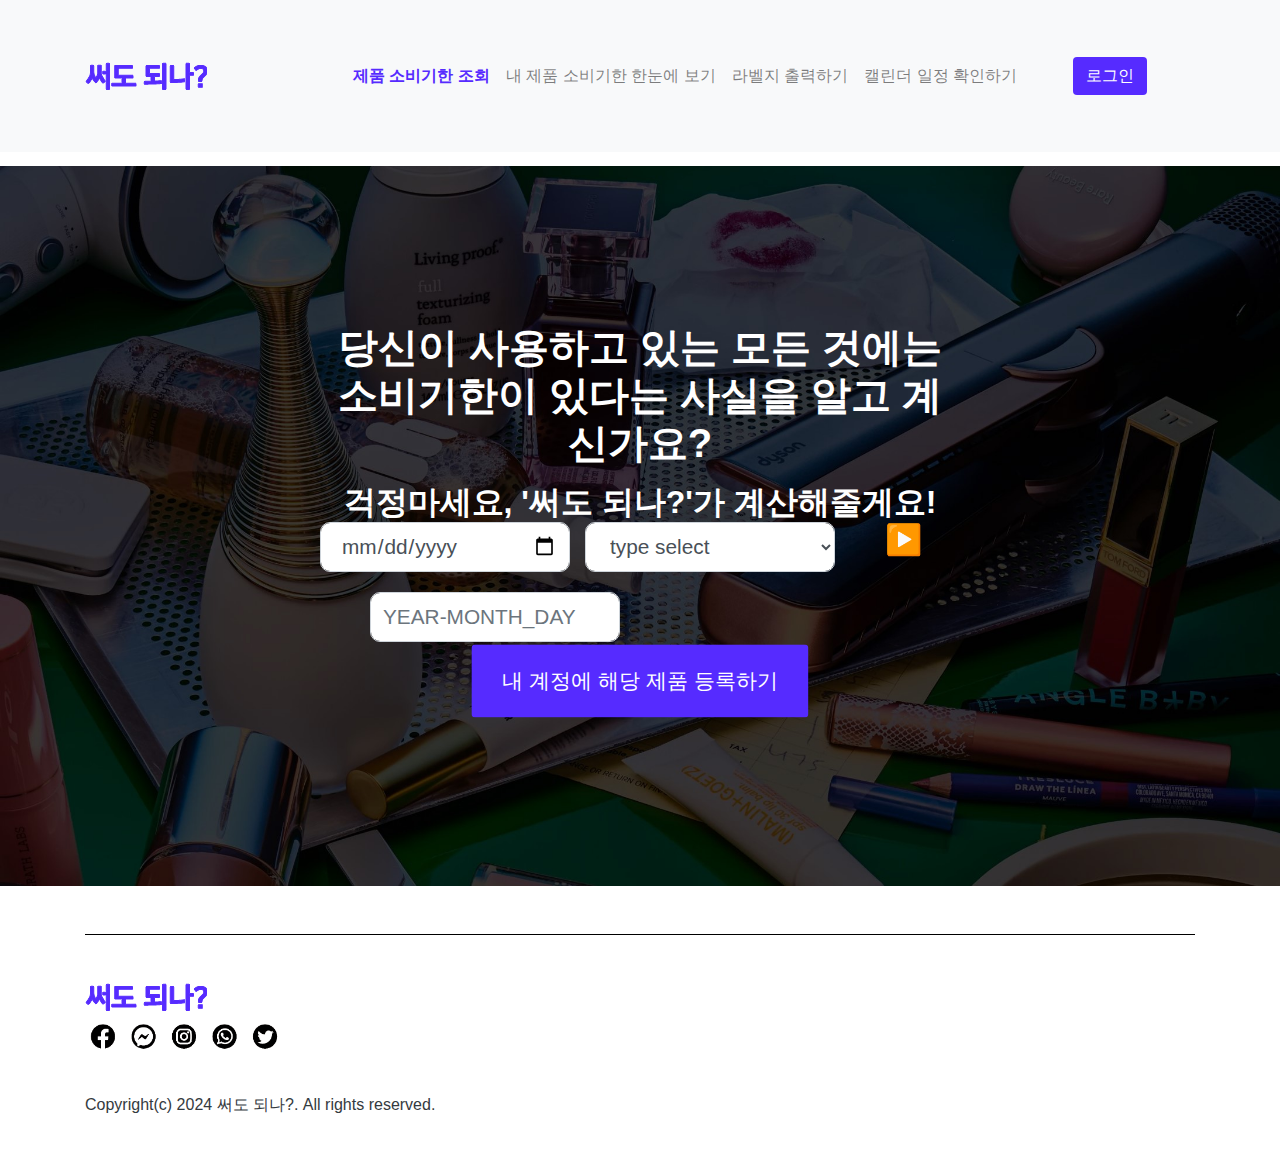
<file: front/index.html>
<html lang="ko">
<head>
  <meta charset="UTF-8">
  <meta name="viewport" content="width=device-width, initial-scale=1.0">
  <title>써도 되나?</title>
  <link rel="stylesheet" href="resources/css/bootstrap.css">
  <link rel="stylesheet" href="resources/css/app.css">
</head>
<body>
  <nav class="navbar navbar-expand-lg navbar-light bg-light">
    <div class="container-xl">
      <a class="navbar-brand" href="index.html">
        <img src="resources/images/logo.png" alt="써도되나" title="써도되나">
      </a>
      <!-- 모바일 버전에서 상호작용 가능한 버튼. 마우스를 올리면 메인 메뉴 보임. -->
      <button class="navbar-toggler" type="button" data-toggle="collapse" data-target="#navbarSupportedContent" aria-controls="navbarSupportedContent" aria-expanded="false" aria-label="Toggle navigation">
        <span class="navbar-toggler-icon"></span>
      </button>
    
      <div class="collapse navbar-collapse m-5" id="navbarSupportedContent">
        <ul class="navbar-nav mr-5 ml-auto">
          <li class="nav-item active d-inline text-right">
            <a class="nav-link" href="#">제품 소비기한 조회</a>
          </li>
          <li class="nav-item">
            <a class="nav-link" href="look.html">내 제품 소비기한 한눈에 보기</a>
          </li>
          <li class="nav-item">
            <a class="nav-link" href="label.html">라벨지 출력하기</a>
          </li>
          <li class="nav-item">
            <a class="nav-link" href="calender.html">캘린더 일정 확인하기</a>
          </li>
        </ul>
        <button class="btn btn-look" onClick="location.href='login.html'">로그인</button>
      </div>
    </div>
  </nav>

      <div class="image">
        <div class="main-text">
          <p class="h1 mb-0 text-white font-weight-bolder text-center d-block">당신이 사용하고 있는 모든 것에는</p>
          <p class="h1 mt-0 mb-3 text-white font-weight-bolder text-center d-block">소비기한이 있다는 사실을 알고 계신가요?</p>
          <p class="h2 mb-5 text-white font-weight-bolder text-center d-block">걱정마세요, '써도 되나?'가 계산해줄게요!</p>
        </div>
        <div class="date">
          <form class="row g-3 mt-5">
            <div class="col-auto">
                <input type="date" class="form-control" style="border-radius: 10px; margin-top: 20px; padding-left: 20px; float: left;">
            </div>
            <select name="type" class="form-control" style="border-radius: 10px; margin-top: 20px; padding-left: 20px; float: left;">
              <option value=""> type select</option>
                <option value="strawberry">화장품</option>
                <option value="banana">의약품</option>
                <option value="mango">식품</option>
                <option value="melon">기타</option>
            </select>
            <h3 style="font-size: 30px; color: white; margin-top: 20px; float: left; margin-left: 50px;">▶</h3>
            <div class="col-auto">
                <input type="text" class="form-control" style="border-radius: 10px; margin-top: 20px; float: left; margin-left: 50px;" placeholder="YEAR-MONTH_DAY">
            </div>
          </form>
        </div>
        <div class="btn">
          <a href="#" class="btn btn-date">내 계정에 해당 제품 등록하기</a>
        </div>
        <img src="resources/images/home_bg.jpg" class="d-block w-100" alt="메인 비주얼 이미지 1" title="메인 비주얼 이미지 1">
      </div>

  <footer id="footer">
    <div class="container-xl">
      <div class="line mt-5"></div>
      <img src="resources/images/logo.png" class="mt-5" alt="">
      <img src="resources/images/sns.png" class="d-block mt-2 sns" alt="">
      <p class="text-dark">Copyright(c) 2024 써도 되나?. All rights reserved.</p>
    </div>
  </footer>
</body>
</html>
</file>
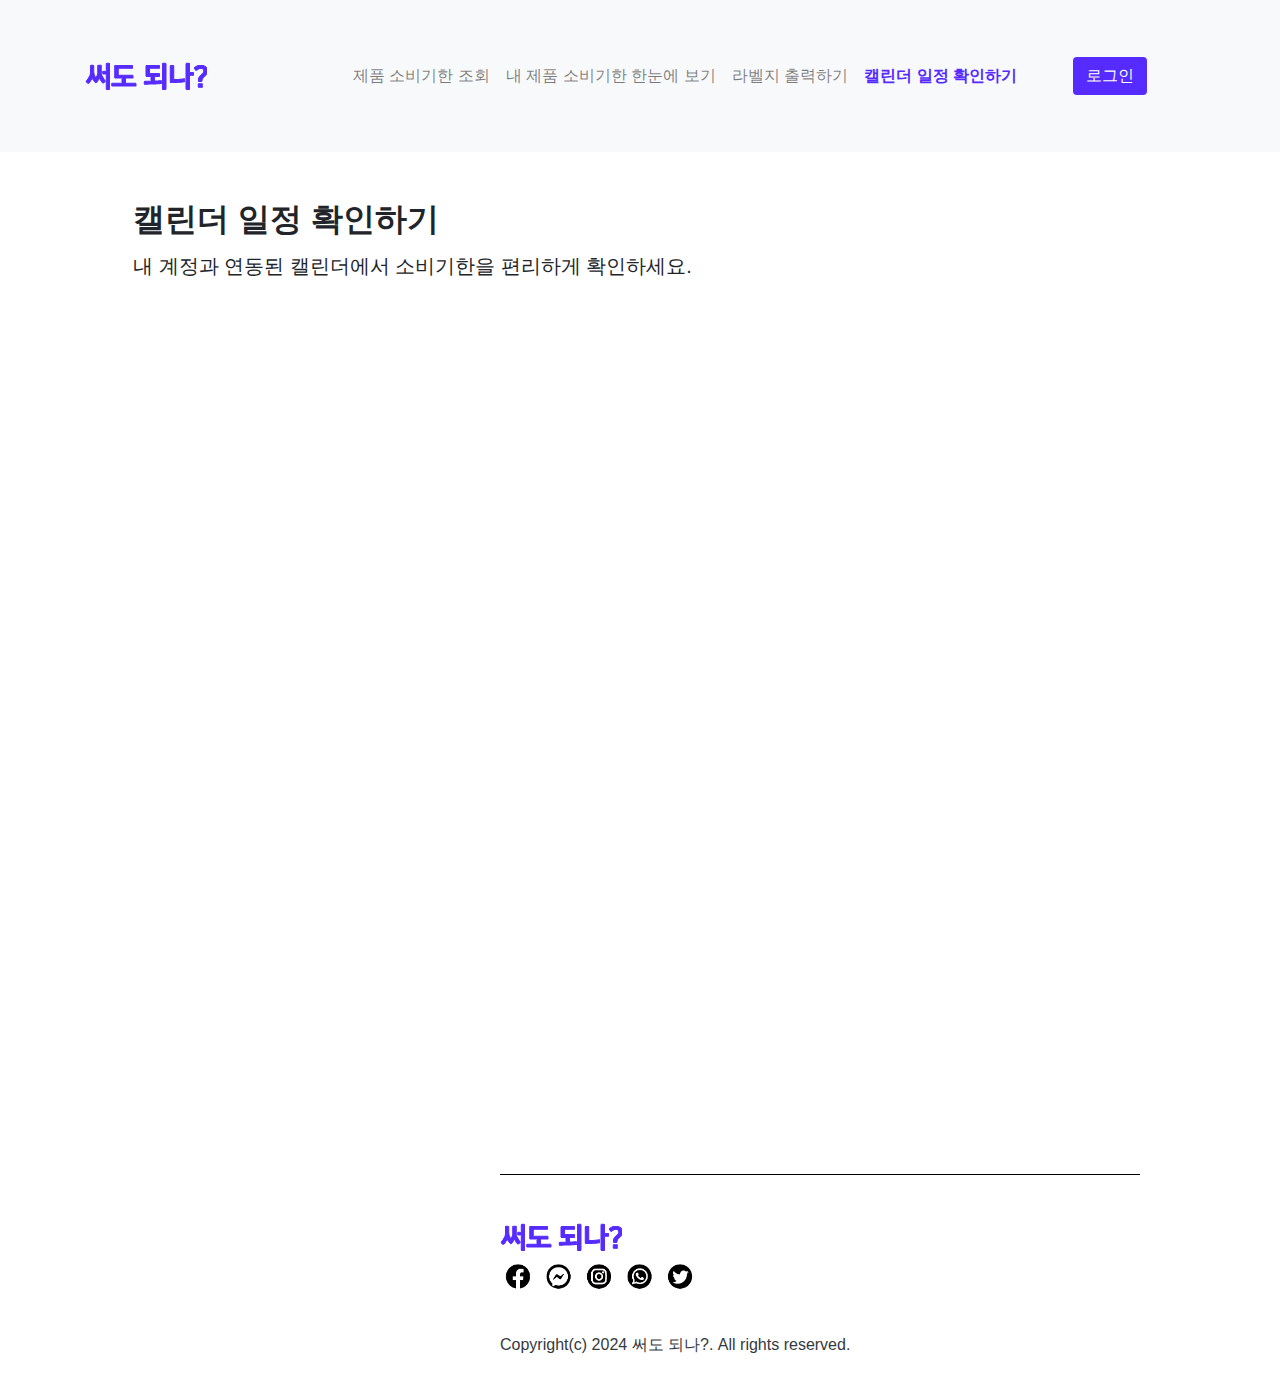
<file: front/calender.html>
<html lang="ko">
<head>
  <meta charset="UTF-8">
  <meta name="viewport" content="width=device-width, initial-scale=1.0">
  <title>써도 되나?</title>
  <link rel="stylesheet" href="resources/css/bootstrap.css">
  <link rel="stylesheet" href="resources/css/app.css">
</head>
<body>
  <nav class="navbar navbar-expand-lg navbar-light bg-light">
    <div class="container-xl">
      <a class="navbar-brand" href="index.html">
        <img src="resources/images/logo.png" alt="써도되나" title="써도되나">
      </a>
      <!-- 모바일 버전에서 상호작용 가능한 버튼. 마우스를 올리면 메인 메뉴 보임. -->
      <button class="navbar-toggler" type="button" data-toggle="collapse" data-target="#navbarSupportedContent" aria-controls="navbarSupportedContent" aria-expanded="false" aria-label="Toggle navigation">
        <span class="navbar-toggler-icon"></span>
      </button>
    
      <div class="collapse navbar-collapse m-5" id="navbarSupportedContent">
        <ul class="navbar-nav mr-5 ml-auto">
          <li class="nav-item d-inline text-right">
            <a class="nav-link" href="index.html">제품 소비기한 조회</a>
          </li>
          <li class="nav-item">
            <a class="nav-link" href="look.html">내 제품 소비기한 한눈에 보기</a>
          </li>
          <li class="nav-item">
            <a class="nav-link" href="label.html">라벨지 출력하기</a>
          </li>
          <li class="nav-item active">
            <a class="nav-link" href="#">캘린더 일정 확인하기</a>
          </li>
        </ul>
        <button class="btn btn-look" onClick="location.href='login.html'">로그인</button>
      </div>
    </div>
  </nav>
        <div class="container-xl">
            <div class="label-text">
            <p class="h2 mb-0 mt-5 text-black font-weight-bolder ml-5 text-left d-block">캘린더 일정 확인하기</p>
            <p class="h5 mt-3 mb-5 text-black text-left d-block ml-5">내 계정과 연동된 캘린더에서 소비기한을 편리하게 확인하세요.</p>
            </div>
        </div>

     <div class="container-xl mt-5">
        <iframe src="https://calendar.google.com/calendar/embed?src=ikon0623%40gmail.com&ctz=Asia%2FSeoul" style="border: 0" width="100%" height="800" frameborder="0" scrolling="no"></iframe>
     </div>


    
  <footer id="footer">
      <div class="look-line mt-5"></div>
      <img src="resources/images/logo.png" class="mt-5 center" alt="">
      <img src="resources/images/sns.png" class="d-block mt-2 sns center" alt="">
      <p class="text-dark mt-0 center">Copyright(c) 2024 써도 되나?. All rights reserved.</p>
  </footer>
</body>
</html>
</file>
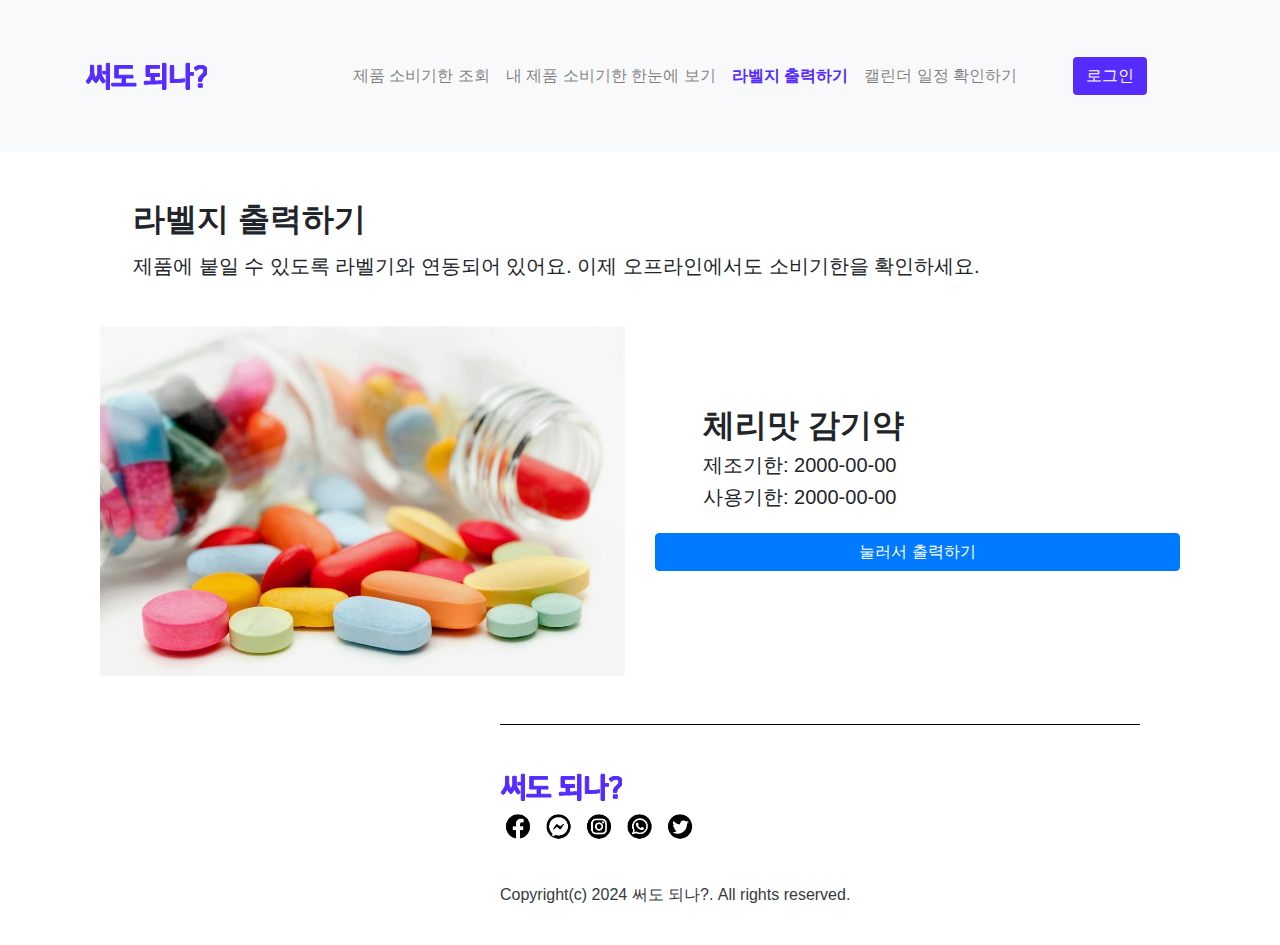
<file: front/label.html>
<html lang="ko">
<head>
  <meta charset="UTF-8">
  <meta name="viewport" content="width=device-width, initial-scale=1.0">
  <title>써도 되나?</title>
  <link rel="stylesheet" href="resources/css/bootstrap.css">
  <link rel="stylesheet" href="resources/css/app.css">
</head>
<body>
  <nav class="navbar navbar-expand-lg navbar-light bg-light">
    <div class="container-xl">
      <a class="navbar-brand" href="index.html">
        <img src="resources/images/logo.png" alt="써도되나" title="써도되나">
      </a>
      <!-- 모바일 버전에서 상호작용 가능한 버튼. 마우스를 올리면 메인 메뉴 보임. -->
      <button class="navbar-toggler" type="button" data-toggle="collapse" data-target="#navbarSupportedContent" aria-controls="navbarSupportedContent" aria-expanded="false" aria-label="Toggle navigation">
        <span class="navbar-toggler-icon"></span>
      </button>
    
      <div class="collapse navbar-collapse m-5" id="navbarSupportedContent">
        <ul class="navbar-nav mr-5 ml-auto">
          <li class="nav-item d-inline text-right">
            <a class="nav-link" href="index.html">제품 소비기한 조회</a>
          </li>
          <li class="nav-item">
            <a class="nav-link" href="look.html">내 제품 소비기한 한눈에 보기</a>
          </li>
          <li class="nav-item active">
            <a class="nav-link" href="#">라벨지 출력하기</a>
          </li>
          <li class="nav-item">
            <a class="nav-link" href="calender.html">캘린더 일정 확인하기</a>
          </li>
        </ul>
        <button class="btn btn-look" onClick="location.href='login.html'">로그인</button>
      </div>
    </div>
  </nav>
        <div class="container-xl">
            <div class="label-text">
            <p class="h2 mb-0 mt-5 text-black font-weight-bolder ml-5 text-left d-block">라벨지 출력하기</p>
            <p class="h5 mt-3 mb-5 text-black text-left d-block ml-5">제품에 붙일 수 있도록 라벨기와 연동되어 있어요. 이제 오프라인에서도 소비기한을 확인하세요.</p>
            </div>
        </div>

     <div class="container-xl mt-5">
        <section id="product" class="product-section">
            <div class="container">
                <div class="row justify-content-center">
                    <div class="col-md-6">
                        <img src="resources/images/2.jpg" class="medicine w-100" alt=" "> 
                    </div>
                    <!-- look에서 라벨지 출력을 누르면 해당 제품이 나올 수 있도록 제작해야함 -->
                    <div class="col-md-6 product-details"> 
                        <p class="h2 mb-0 mt-6 text-black font-weight-bolder ml-5 text-left d-block">체리맛 감기약</p>
                        <p class="h5 mb-0 mt-2 text-black ml-5 text-left d-block">제조기한: 2000-00-00</p>
                        <p class="h5 mb-0 mt-2 mb-4 text-black ml-5 text-left d-block">사용기한: 2000-00-00</p>
                        <button class="btn btn-primary btn-block" id="print-button">눌러서 출력하기</button>
                    </div>
                </div>
            </div>
        </section>
     </div>


    
  <footer id="footer">
      <div class="look-line mt-5"></div>
      <img src="resources/images/logo.png" class="mt-5 center" alt="">
      <img src="resources/images/sns.png" class="d-block mt-2 sns center" alt="">
      <p class="text-dark mt-0 center">Copyright(c) 2024 써도 되나?. All rights reserved.</p>
  </footer>
</body>
</html>
</file>
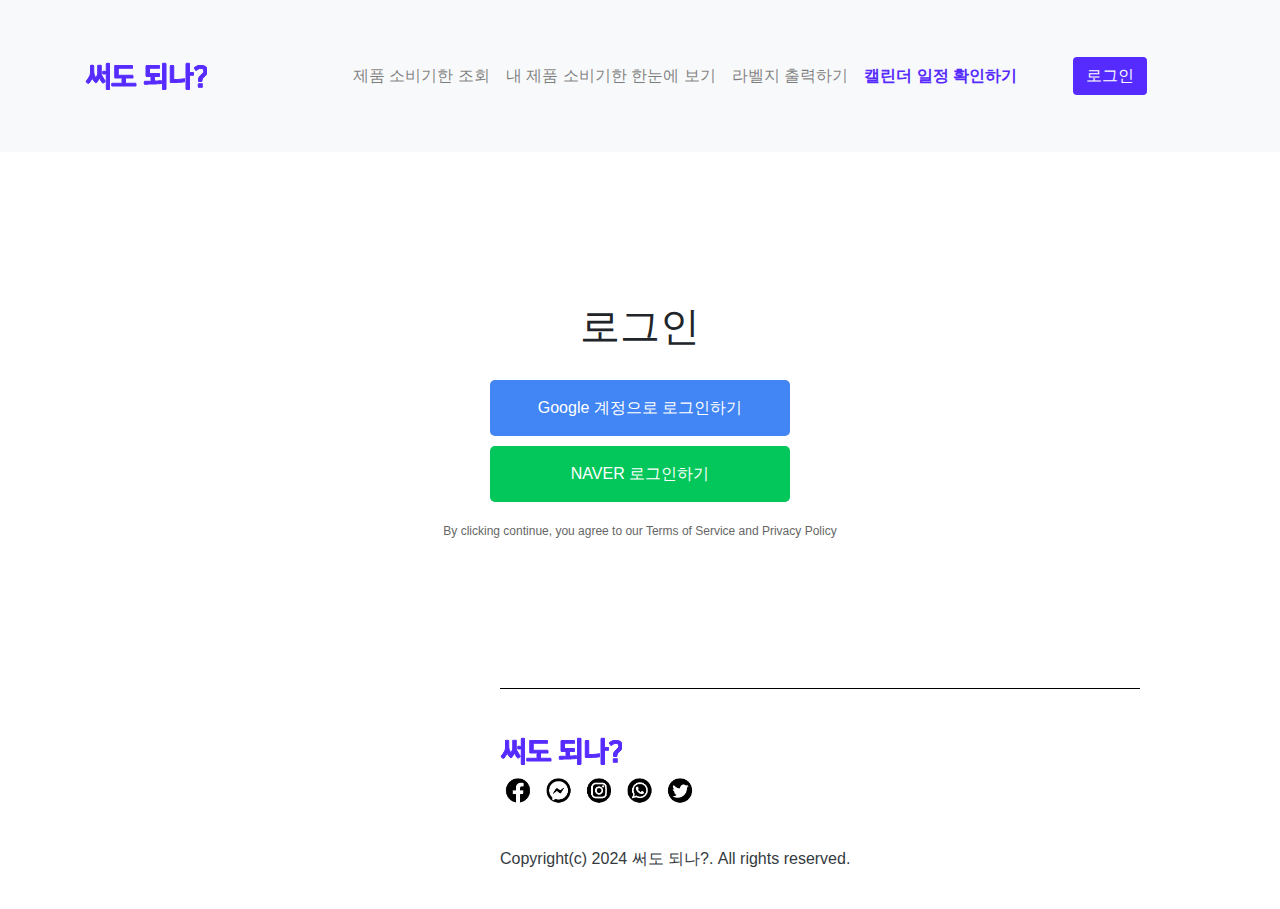
<file: front/login.html>
<html lang="ko">
<head>
  <meta charset="UTF-8">
  <meta name="viewport" content="width=device-width, initial-scale=1.0">
  <title>써도 되나?</title>
  <link rel="stylesheet" href="resources/css/bootstrap.css">
  <link rel="stylesheet" href="resources/css/app.css">
</head>
<body>
  <nav class="navbar navbar-expand-lg navbar-light bg-light">
    <div class="container-xl">
      <a class="navbar-brand" href="index.html">
        <img src="resources/images/logo.png" alt="써도되나" title="써도되나">
      </a>
      <!-- 모바일 버전에서 상호작용 가능한 버튼. 마우스를 올리면 메인 메뉴 보임. -->
      <button class="navbar-toggler" type="button" data-toggle="collapse" data-target="#navbarSupportedContent" aria-controls="navbarSupportedContent" aria-expanded="false" aria-label="Toggle navigation">
        <span class="navbar-toggler-icon"></span>
      </button>
    
      <div class="collapse navbar-collapse m-5" id="navbarSupportedContent">
        <ul class="navbar-nav mr-5 ml-auto">
          <li class="nav-item d-inline text-right">
            <a class="nav-link" href="index.html">제품 소비기한 조회</a>
          </li>
          <li class="nav-item">
            <a class="nav-link" href="look.html">내 제품 소비기한 한눈에 보기</a>
          </li>
          <li class="nav-item">
            <a class="nav-link" href="label.html">라벨지 출력하기</a>
          </li>
          <li class="nav-item active">
            <a class="nav-link" href="#">캘린더 일정 확인하기</a>
          </li>
        </ul>
        <button class="btn btn-look" onClick="location.href='login.html'">로그인</button>
      </div>
    </div>
  </nav>
        <div class="container-xl">
            <div class="container">
                <!-- Login Section -->
                <section class="login-section">
                    <h1>로그인</h1>
                    <a href="#" class="btn btn-google">Google 계정으로 로그인하기</a>
                    <a href="#" class="btn btn-naver">NAVER 로그인하기</a>
                    <p>By clicking continue, you agree to our Terms of Service and Privacy Policy</p>
                </section>
            </div>
        </div>



    
  <footer id="footer">
      <div class="look-line mt-5"></div>
      <img src="resources/images/logo.png" class="mt-5 center" alt="">
      <img src="resources/images/sns.png" class="d-block mt-2 sns center" alt="">
      <p class="text-dark mt-0 center">Copyright(c) 2024 써도 되나?. All rights reserved.</p>
  </footer>
</body>
</html>
</file>
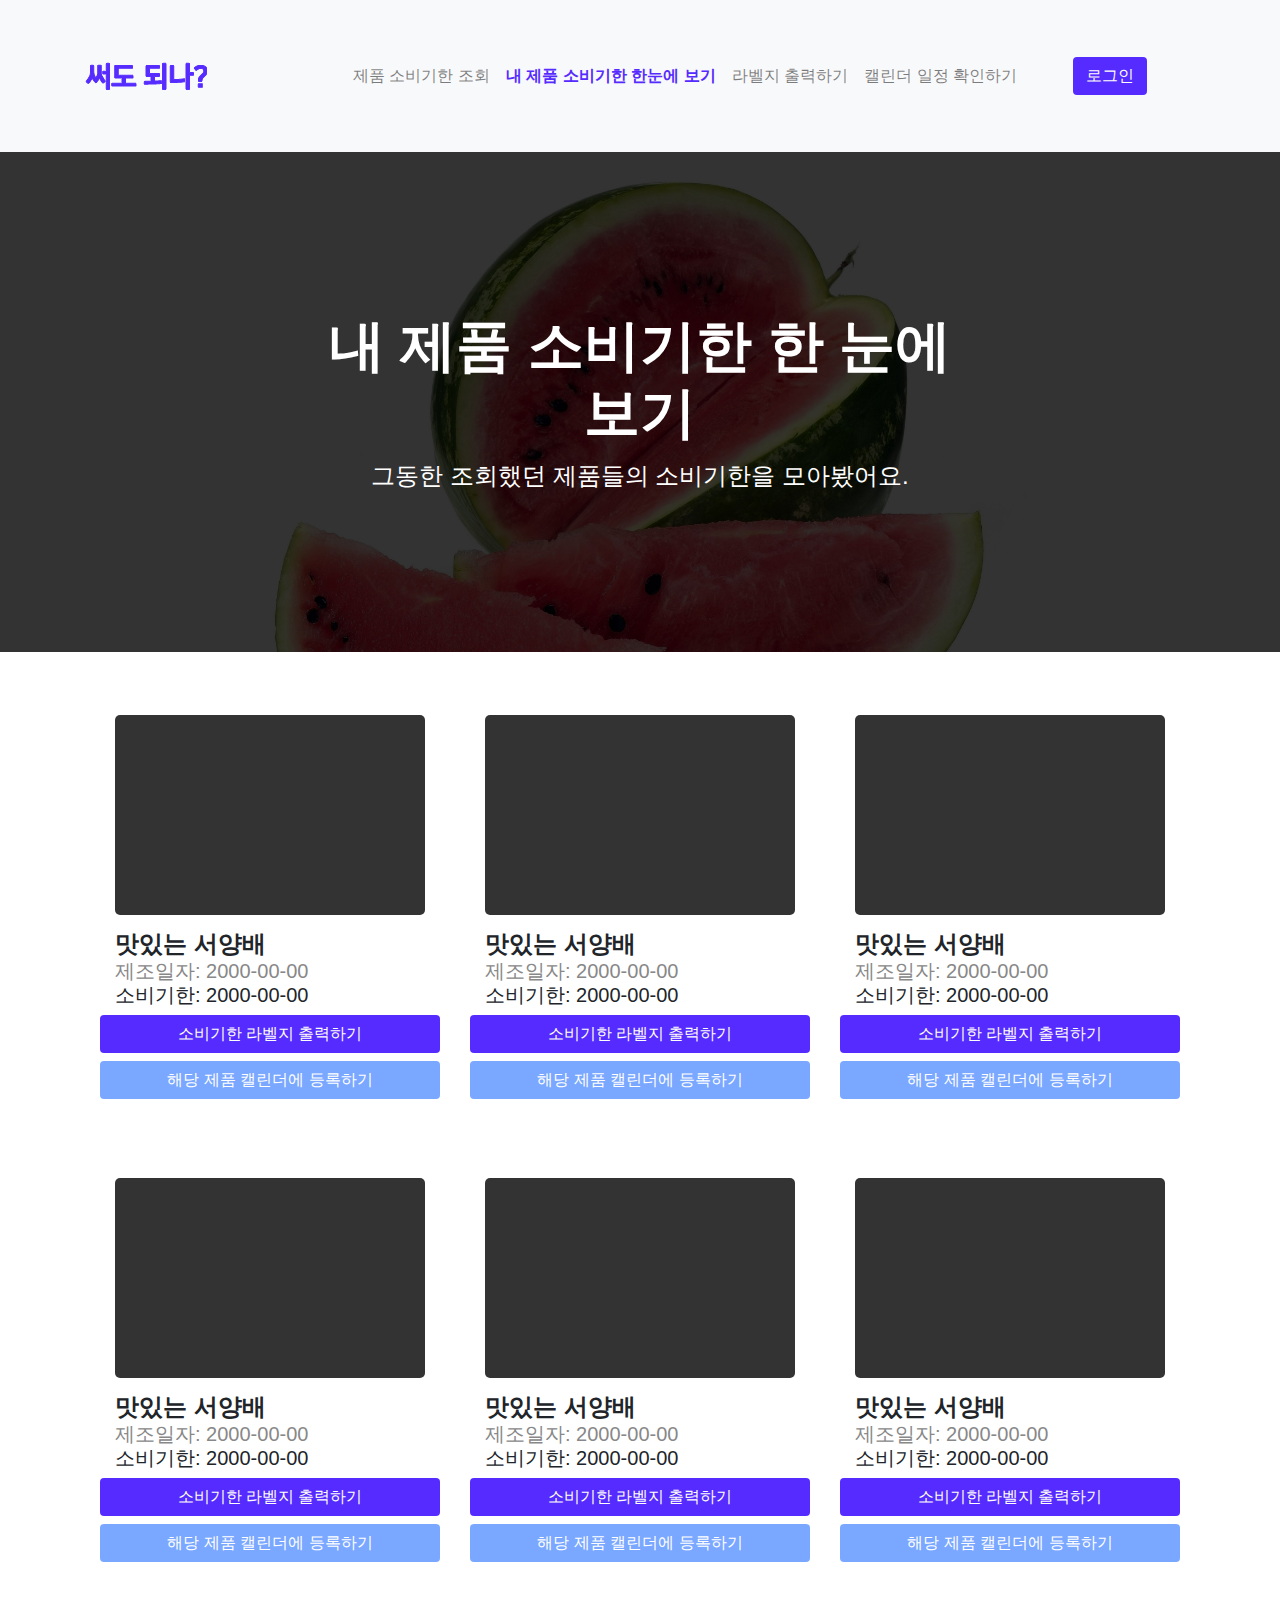
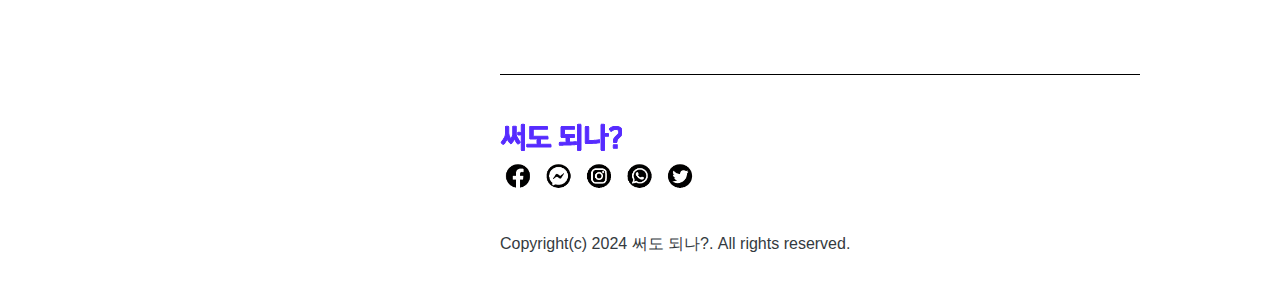
<file: front/look.html>
<html lang="ko">
<head>
  <meta charset="UTF-8">
  <meta name="viewport" content="width=device-width, initial-scale=1.0">
  <title>써도 되나?</title>
  <link rel="stylesheet" href="resources/css/bootstrap.css">
  <link rel="stylesheet" href="resources/css/app.css">
</head>
<body>
  <nav class="navbar navbar-expand-lg navbar-light bg-light">
    <div class="container-xl">
      <a class="navbar-brand" href="index.html">
        <img src="resources/images/logo.png" alt="써도되나" title="써도되나">
      </a>
      <!-- 모바일 버전에서 상호작용 가능한 버튼. 마우스를 올리면 메인 메뉴 보임. -->
      <button class="navbar-toggler" type="button" data-toggle="collapse" data-target="#navbarSupportedContent" aria-controls="navbarSupportedContent" aria-expanded="false" aria-label="Toggle navigation">
        <span class="navbar-toggler-icon"></span>
      </button>
    
      <div class="collapse navbar-collapse m-5" id="navbarSupportedContent">
        <ul class="navbar-nav mr-5 ml-auto">
          <li class="nav-item d-inline text-right">
            <a class="nav-link" href="index.html">제품 소비기한 조회</a>
          </li>
          <li class="nav-item active">
            <a class="nav-link" href="#">내 제품 소비기한 한눈에 보기</a>
          </li>
          <li class="nav-item">
            <a class="nav-link" href="label.html">라벨지 출력하기</a>
          </li>
          <li class="nav-item">
            <a class="nav-link" href="calender.html">캘린더 일정 확인하기</a>
          </li>
        </ul>
        <button class="btn btn-look" onClick="location.href='login.html'">로그인</button>
      </div>
    </div>
  </nav>

     <div class="look-image">
        <div class="look-text">
          <p class="h0 mb-0 mt-5 text-white font-weight-bolder text-center d-block">내 제품 소비기한 한 눈에 보기</p>
          <p class="h4 mt-3 mb-5 text-white text-center d-block">그동한 조회했던 제품들의 소비기한을 모아봤어요.</p>
        </div>
        <img src="resources/images/1.jpg" class="d-block w-100 img" alt="메인 비주얼 이미지 1" title="메인 비주얼 이미지 1">
     </div>

     <div class="container-xl mt-5 look">
      <div id="basket" class="col-4 float-left">
        <div class="col-12">
          <div id="area"> 
            <!-- 해당 자리에 제품 데이터베이스에 맞는 이미지가 들어가야함 -->
          </div>
          <div id="basket-list">
            <!-- 해당 p 텍스트에 데이터베이스에 맞는 사용자가 등록한 이름, 제조일자, 계산된 소비기한이 들어가야함 -->
            <p class="font-weight-bolder d-block h4 mb-0">맛있는 서양배</p> 
            <p class="d-block h5 gray mb-0">제조일자: 2000-00-00</p>
            <p class="d-block h5">소비기한: 2000-00-00</p>
          </div>
        </div>
        <button type="button" class="btn btn-look btn-block mb-0">소비기한 라벨지 출력하기</button>
        <button type="button" class="btn btn-look2 btn-block mb-3">해당 제품 캘린더에 등록하기</button>
      </div>
      <div id="basket" class="col-4 float-left">
        <div class="col-12">
          <div id="area"> 
            <!-- 해당 자리에 제품 데이터베이스에 맞는 이미지가 들어가야함 -->
          </div>
          <div id="basket-list">
            <!-- 해당 p 텍스트에 데이터베이스에 맞는 사용자가 등록한 이름, 제조일자, 계산된 소비기한이 들어가야함 -->
            <p class="font-weight-bolder d-block h4 mb-0">맛있는 서양배</p> 
            <p class="d-block h5 gray mb-0">제조일자: 2000-00-00</p>
            <p class="d-block h5">소비기한: 2000-00-00</p>
          </div>
        </div>
        <button type="button" class="btn btn-look btn-block mb-0">소비기한 라벨지 출력하기</button>
        <button type="button" class="btn btn-look2 btn-block mb-3">해당 제품 캘린더에 등록하기</button>
      </div>
      <div id="basket" class="col-4 float-left">
        <div class="col-12">
          <div id="area"> 
            <!-- 해당 자리에 제품 데이터베이스에 맞는 이미지가 들어가야함 -->
          </div>
          <div id="basket-list">
            <!-- 해당 p 텍스트에 데이터베이스에 맞는 사용자가 등록한 이름, 제조일자, 계산된 소비기한이 들어가야함 -->
            <p class="font-weight-bolder d-block h4 mb-0">맛있는 서양배</p> 
            <p class="d-block h5 gray mb-0">제조일자: 2000-00-00</p>
            <p class="d-block h5">소비기한: 2000-00-00</p>
          </div>
        </div>
        <button type="button" class="btn btn-look btn-block mb-0">소비기한 라벨지 출력하기</button>
        <button type="button" class="btn btn-look2 btn-block mb-3">해당 제품 캘린더에 등록하기</button>
      </div>

      <!-- 여기까지 한줄 (3개) -->

      <div id="basket" class="col-4 float-left mt-5 mb-5">
        <div class="col-12">
          <div id="area"> 
            <!-- 해당 자리에 제품 데이터베이스에 맞는 이미지가 들어가야함 -->
          </div>
          <div id="basket-list">
            <!-- 해당 p 텍스트에 데이터베이스에 맞는 사용자가 등록한 이름, 제조일자, 계산된 소비기한이 들어가야함 -->
            <p class="font-weight-bolder d-block h4 mb-0">맛있는 서양배</p> 
            <p class="d-block h5 gray mb-0">제조일자: 2000-00-00</p>
            <p class="d-block h5">소비기한: 2000-00-00</p>
          </div>
        </div>
        <button type="button" class="btn btn-look btn-block mb-0">소비기한 라벨지 출력하기</button>
        <button type="button" class="btn btn-look2 btn-block mb-3">해당 제품 캘린더에 등록하기</button>
      </div>
      <div id="basket" class="col-4 float-left mt-5 mb-5">
        <div class="col-12">
          <div id="area"> 
            <!-- 해당 자리에 제품 데이터베이스에 맞는 이미지가 들어가야함 -->
          </div>
          <div id="basket-list">
            <!-- 해당 p 텍스트에 데이터베이스에 맞는 사용자가 등록한 이름, 제조일자, 계산된 소비기한이 들어가야함 -->
            <p class="font-weight-bolder d-block h4 mb-0">맛있는 서양배</p> 
            <p class="d-block h5 gray mb-0">제조일자: 2000-00-00</p>
            <p class="d-block h5">소비기한: 2000-00-00</p>
          </div>
        </div>
        <button type="button" class="btn btn-look btn-block mb-0">소비기한 라벨지 출력하기</button>
        <button type="button" class="btn btn-look2 btn-block mb-3">해당 제품 캘린더에 등록하기</button>
      </div>
      <div id="basket" class="col-4 float-left mt-5 mb-5">
        <div class="col-12">
          <div id="area"> 
            <!-- 해당 자리에 제품 데이터베이스에 맞는 이미지가 들어가야함 -->
          </div>
          <div id="basket-list">
            <!-- 해당 p 텍스트에 데이터베이스에 맞는 사용자가 등록한 이름, 제조일자, 계산된 소비기한이 들어가야함 -->
            <p class="font-weight-bolder d-block h4 mb-0">맛있는 서양배</p> 
            <p class="d-block h5 gray mb-0">제조일자: 2000-00-00</p>
            <p class="d-block h5">소비기한: 2000-00-00</p>
          </div>
        </div>
        <button type="button" class="btn btn-look btn-block mb-0">소비기한 라벨지 출력하기</button>
        <button type="button" class="btn btn-look2 btn-block mb-3">해당 제품 캘린더에 등록하기</button>
      </div>
    </div>

    <br>
    
  <footer id="footer">
      <div class="look-line mt-5"></div>
      <img src="resources/images/logo.png" class="mt-5 center" alt="">
      <img src="resources/images/sns.png" class="d-block mt-2 sns center" alt="">
      <p class="text-dark mt-0 center">Copyright(c) 2024 써도 되나?. All rights reserved.</p>
  </footer>
</body>
</html>
</file>
<file: front/resources/css/app.css>
.image{
  width: 100%;
  max-height: 800px;
  overflow: hidden;
  position: relative;
}
.look-image{
  width: 100%;
  max-height: 500px;
  overflow: hidden;
  position: relative;
}



.main-text {
  position: absolute;
  top: 40%;
  left: 50%;
  transform: translate( -50%, -50% );
  color: white;
}
.look-text{
  position: absolute;
  top: 50%;
  left: 50%;
  transform: translate( -50%, -50% );
  color: white;
}
.gray{
  color: #888
}
.form-control{
  width: 250px;
  height: 50px;
  font-size: 1.3em;
}
.date{
  position: absolute;
  top: 55%;
  left: 50%;
  transform: translate( -50%, -50% );
  color: white;
}
.btn-date{
  position: absolute;
  top: 70%;
  left: 50%;
  transform: translate( -50%, -50% );
  background-color: #562BFF;
  color: white;
  text-align: center;
  font-weight: 200;
  margin-top: 15px;
  font-size: 1.3em;
  padding: 20px 30px;
}
.btn-look{
  background-color: #562BFF;
  color: white;
  text-align: center;
  font-weight: 200;
}
.btn-look2{
  background-color: #7AA7FF;
  color: white;
  text-align: center;
  font-weight: 200;
}
.img{
  min-height: initial;
}
.login-section {
  text-align: center;
  margin-top: 150px;
  margin-bottom: 100px;
}
.login-section h1 {
  margin-bottom: 30px;
}
.login-section .btn {
  display: block;
  width: 300px;
  margin: 10px auto;
  padding: 15px;
  font-size: 16px;
  border-radius: 5px;
  text-align: center;
  color: white;
  text-decoration: none;
}
.login-section .btn-google {
  background-color: #4285F4;
}
.login-section .btn-naver {
  background-color: #03C75A;
}
.login-section p {
  margin-top: 20px;
  font-size: 12px;
  color: #666;
}
/* Footer */
#footer {
  width: 100%;
  float: left;
  display: block;
  height: 250px;
  line-height: 100px;
  color: #000000;
  background-color: #fff;
  bottom: 0%;
  /* text-align: center; */
}
.center{
  margin-left: 500px;
}
.line{
  width: 100%;
  height: 1px;
  margin-top: 10px;
  background-color: black;
}
.look-line
{
  width: 50%;
  margin-left: 500px;
  height: 1px;
  margin-top: 10px;
  background-color: black;
}
.sns{
  width: 200px;
}
/* 모바일 버전 헤더 영역 */
.navbar-toggler:hover + .navbar-collapse{
  display: block !important;
}

#area {
  width: 100%;
  height: 200px;
  line-height: 200px;
  background-color: #333;
  color: #fff;
  text-align: center;
  border-radius: 5px;
  margin-top: 15px;
  margin-bottom: 15px;
}
</file>
